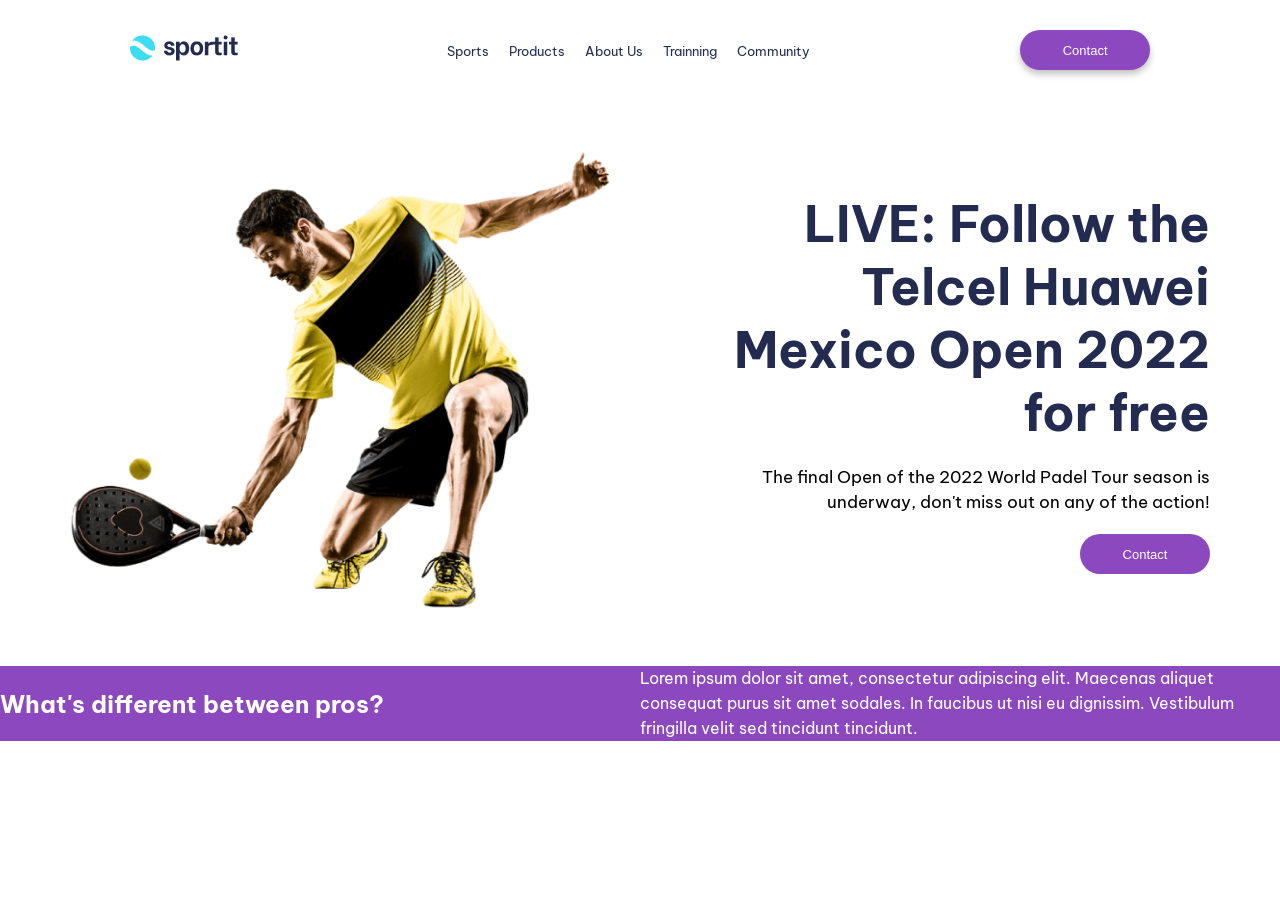
<file: index.html>
<!DOCTYPE html>
<html lang="en">
<head>
    <meta charset="UTF-8">
    <meta http-equiv="X-UA-Compatible" content="IE=edge">
    <meta name="viewport" content="width=device-width, initial-scale=1.0">
    <!-- Font Awasome -->
    <link rel="stylesheet" href="https://cdnjs.cloudflare.com/ajax/libs/font-awesome/6.2.1/css/all.min.css" integrity="sha512-MV7K8+y+gLIBoVD59lQIYicR65iaqukzvf/nwasF0nqhPay5w/9lJmVM2hMDcnK1OnMGCdVK+iQrJ7lzPJQd1w==" crossorigin="anonymous" referrerpolicy="no-referrer" />
    <!-- Google Font -->
    <link rel="preconnect" href="https://fonts.googleapis.com">
    <link rel="preconnect" href="https://fonts.gstatic.com" crossorigin>
    <link href="https://fonts.googleapis.com/css2?family=Be+Vietnam+Pro&display=swap" rel="stylesheet"> 
    <!-- Estilos -->
    <link rel="stylesheet" href="./root/style/style.css">
    <title>Sportit</title>
</head>
<body>
    <header>
        <div>
            <img src="./root/assets/logo-black.png" alt="Logo Sportit">
        </div>
        <div>
            <nav>
                <ul class="navBar">
                    <li><a href="#">Sports</a></li>
                    <li><a href="#">Products</a></li>
                    <li><a href="#">About Us</a></li>
                    <li><a href="#">Trainning</a></li>
                    <li><a href="#">Community</a></li>
                </ul>
            </nav>
        </div>
        <div>
            <button class="btn">Contact</button>
        </div>
    </header>

    <main>
        <!-- Banner -->
        <div class="banner">
            <div class="bannerImage">
                <img src="./root/assets/player.png" alt="">
            </div>
            <div class="bannerText">
                <h1>LIVE: Follow the Telcel Huawei Mexico Open 2022 for free</h1>
                <p>The final Open of the 2022 World Padel Tour season is underway, don't miss out on any of the action!</p>
                <button class="btn">Contact</button>
            </div>
        </div>
        <!-- Section -->
        <div class="label">
            <div class="box">
                <h2>
                    What's different between pros?
                </h2>  
            </div>
            <div class="box">
                <p>
                    Lorem ipsum dolor sit amet, consectetur adipiscing elit. Maecenas aliquet consequat purus sit amet sodales. In faucibus ut nisi eu dignissim. Vestibulum fringilla velit sed tincidunt tincidunt.
                </p>
            </div>

        </div>
        
    </main>
    
</body>
</html>
</file>
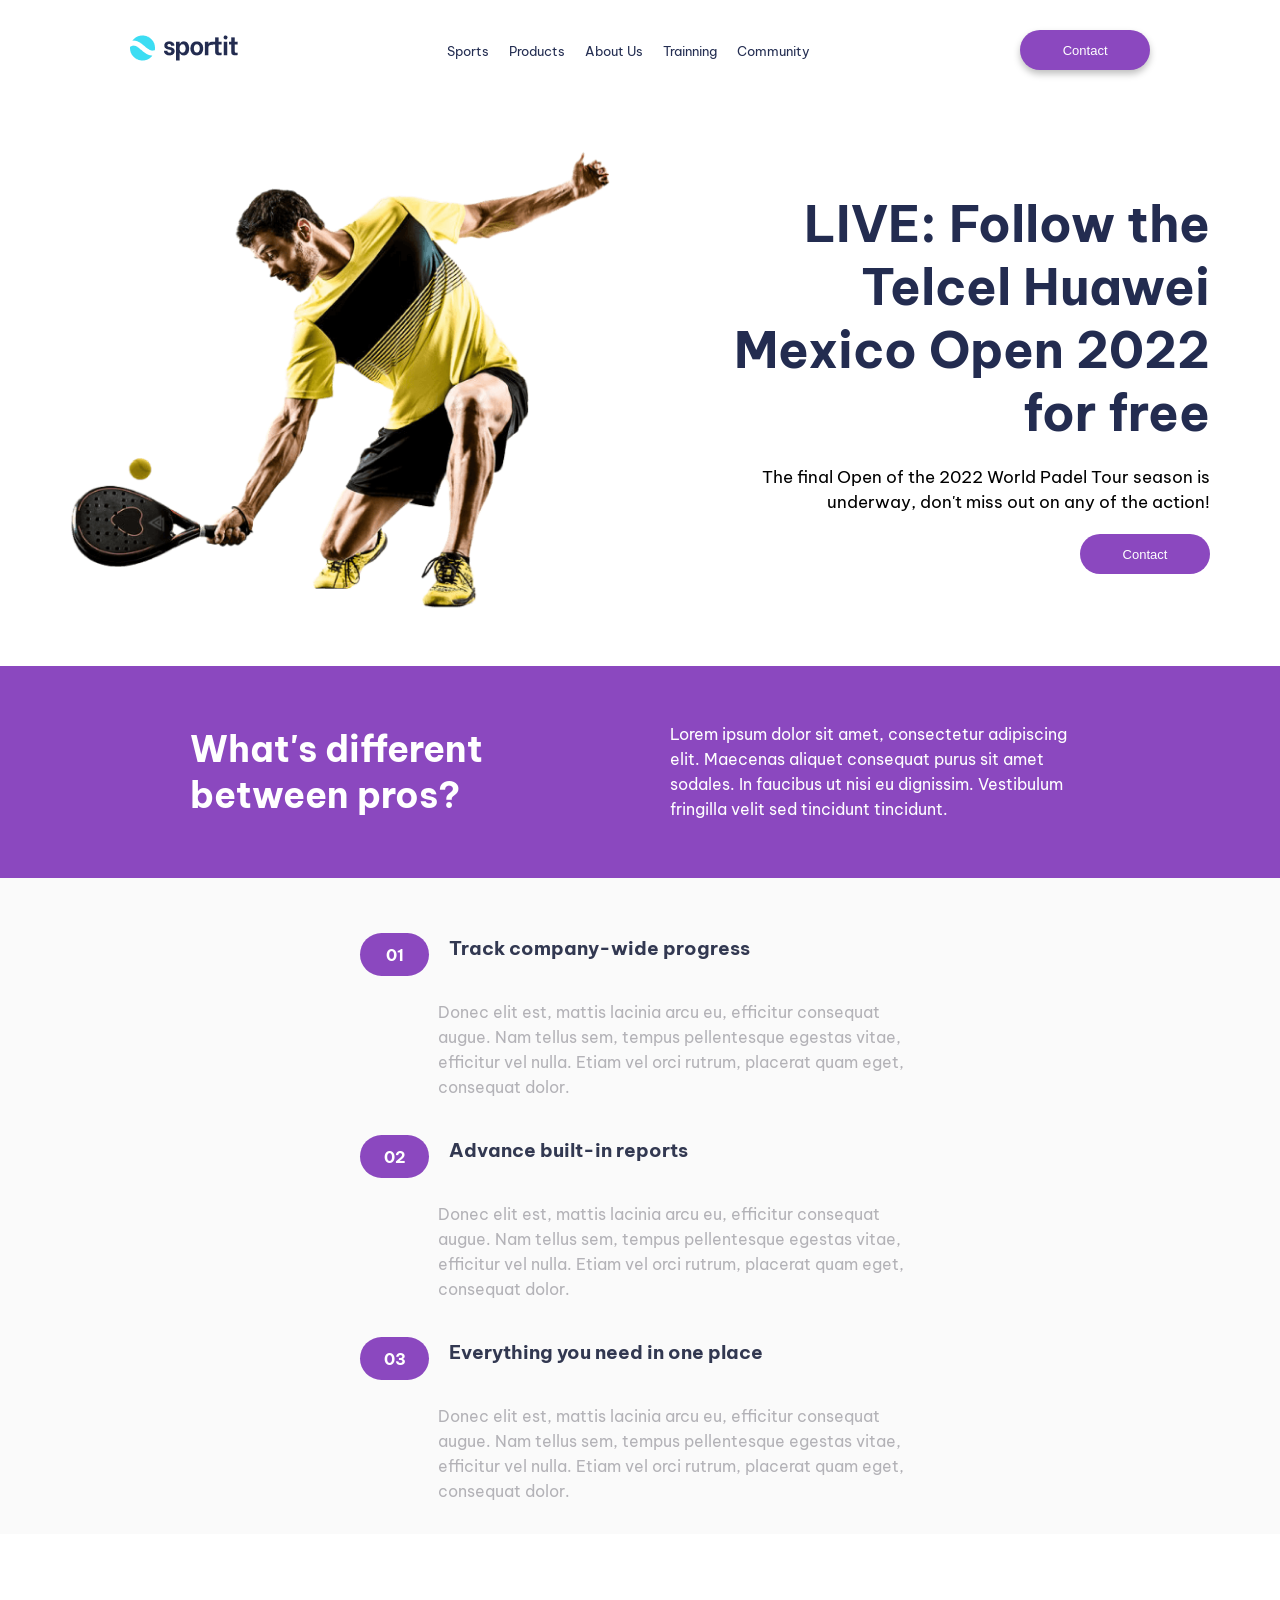
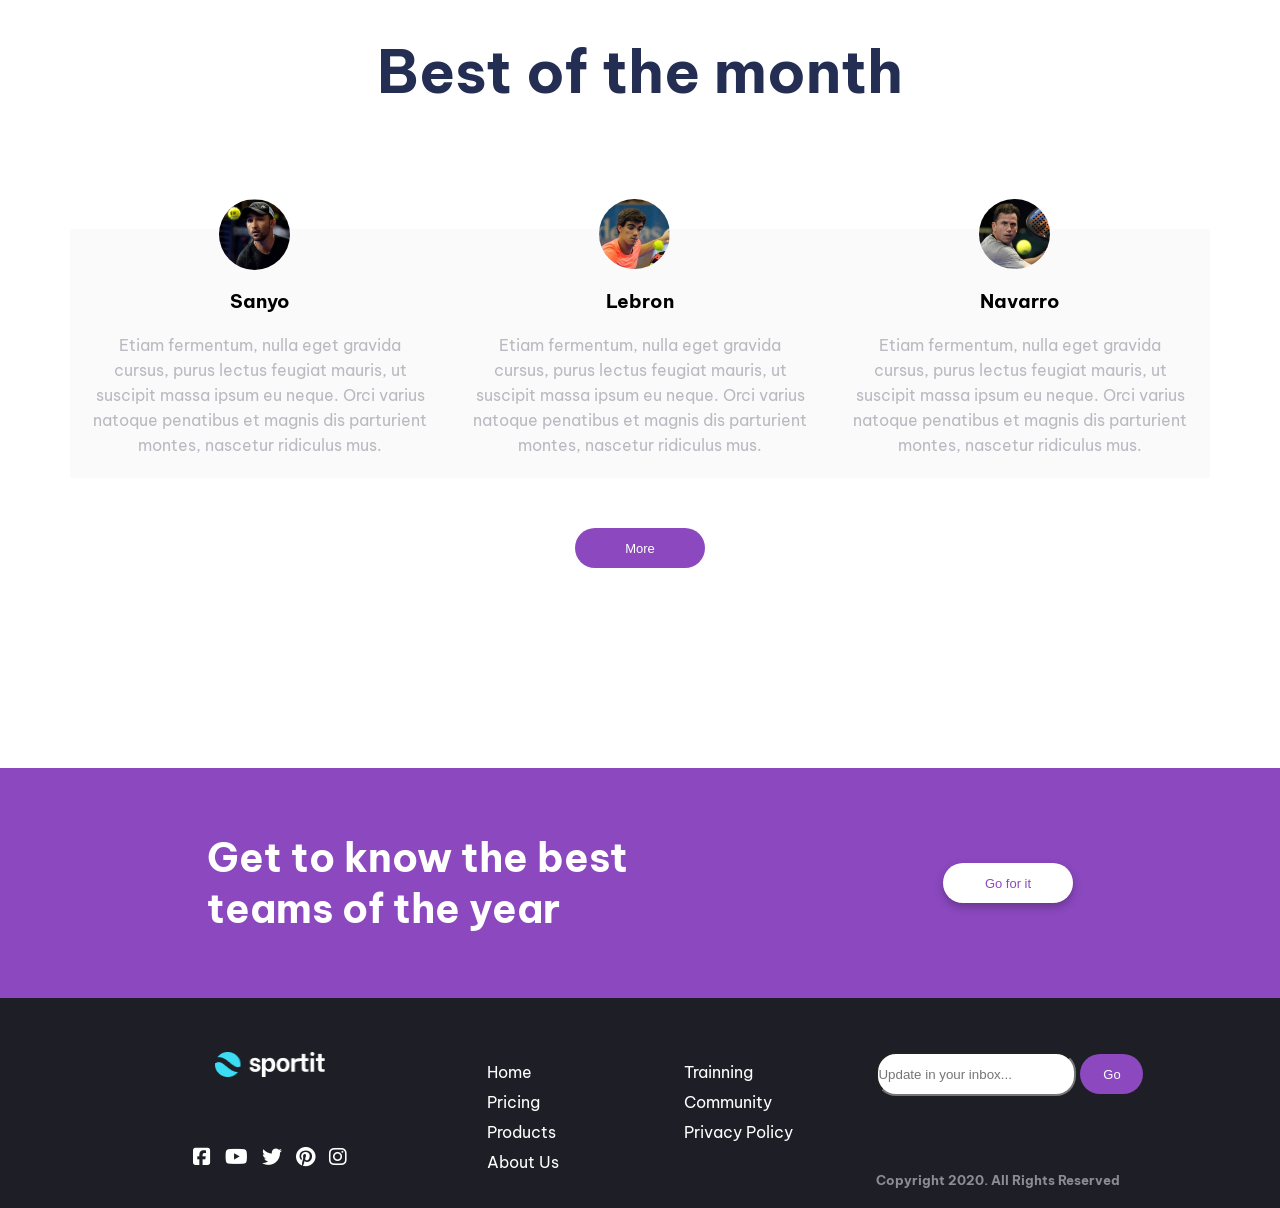
<file: root/index.html>
<!DOCTYPE html>
<html lang="en">
<head>
    <meta charset="UTF-8">
    <meta http-equiv="X-UA-Compatible" content="IE=edge">
    <meta name="viewport" content="width=device-width, initial-scale=1.0">
    <!-- Font Awasome -->
    <link rel="stylesheet" href="https://cdnjs.cloudflare.com/ajax/libs/font-awesome/6.2.1/css/all.min.css" integrity="sha512-MV7K8+y+gLIBoVD59lQIYicR65iaqukzvf/nwasF0nqhPay5w/9lJmVM2hMDcnK1OnMGCdVK+iQrJ7lzPJQd1w==" crossorigin="anonymous" referrerpolicy="no-referrer" />
    <!-- Google Font -->
    <link rel="preconnect" href="https://fonts.googleapis.com">
    <link rel="preconnect" href="https://fonts.gstatic.com" crossorigin>
    <link href="https://fonts.googleapis.com/css2?family=Be+Vietnam+Pro&display=swap" rel="stylesheet"> 
    <!-- Estilos -->
    <link rel="stylesheet" href="./style/style.css">
    <title>Sportit</title>
</head>
<body>
    <!-- Header Logo y Menu -->
    <header>
        <div>
            <img src="./assets/logo-black.png" alt="Logo Sportit">
        </div>
        <div>
            <nav>
                <ul class="navBar hiddenMobile">
                    <li><a href="#">Sports</a></li>
                    <li><a href="#">Products</a></li>
                    <li><a href="#">About Us</a></li>
                    <li><a href="#">Trainning</a></li>
                    <li><a href="#">Community</a></li>
                </ul>
            </nav>
        </div>
        <div>
            <button class="btn hiddenMobile">Contact</button>
        </div>
        <div class="barMobile hiddenDesktop">
            <i class="fa-solid fa-bars"></i>
        </div>
    </header>
    <main>
        <!-- Banner -->
        <div class="banner">
            <div class="bannerImage">
                <img src="./assets/player.png" alt="">
            </div>
            <div class="bannerText">
                <h1>LIVE: Follow the Telcel Huawei Mexico Open 2022 for free</h1>
                <p>The final Open of the 2022 World Padel Tour season is underway, don't miss out on any of the action!</p>
                <button class="btn">Contact</button>
            </div>
        </div>
        <!-- Seccion 1 Label Promocional-->
        <div class="label label1">
            <div class="box">
                <h2>
                    What's different between pros?
                </h2>  
            </div>
            <div class="box">
                <p class="hiddenMobile" >
                    Lorem ipsum dolor sit amet, consectetur adipiscing elit. Maecenas aliquet consequat purus sit amet sodales. In faucibus ut nisi eu dignissim. Vestibulum fringilla velit sed tincidunt tincidunt.
                </p>
                <p class="hiddenDesktop">
                    Manage provides all the functionality your teas needs, without the complexity. Our software is tailor-made for modern digital product teams
                </p>
            </div>
        </div>
        <!-- Seccion 2 Contenedor Tarjetas  -->
        <div class="cardContainer">
                <!-- Tarjeta 1 -->
                <div class="card">
                    <div class="cardNumber">
                        <p>01</p>
                        <h3>Track company-wide progress</h3>
                    </div>
                    <div class="cardText">  
                        <p>Donec elit est, mattis lacinia arcu eu, efficitur consequat augue. Nam tellus sem, tempus pellentesque egestas vitae, efficitur vel nulla. Etiam vel orci rutrum, placerat quam eget, consequat dolor.</p>
                    </div>
                </div>
                <!-- Tarjeta 2 -->
                <div class="card">
                    <div class="cardNumber">
                        <p>02</p>
                        <h3>Advance built-in reports</h3>
                    </div>
                    <div class="cardText">
                        <p>Donec elit est, mattis lacinia arcu eu, efficitur consequat augue. Nam tellus sem, tempus pellentesque egestas vitae, efficitur vel nulla. Etiam vel orci rutrum, placerat quam eget, consequat dolor.</p>
                    </div>
                </div>
                <!-- Tarjeta 3 -->
                <div class="card">
                    <div class="cardNumber">
                        <p>03</p>
                        <h3>Everything you need in one place</h3>
                    </div>
                    <div class="cardText">
                        <p>Donec elit est, mattis lacinia arcu eu, efficitur consequat augue. Nam tellus sem, tempus pellentesque egestas vitae, efficitur vel nulla. Etiam vel orci rutrum, placerat quam eget, consequat dolor.</p>
                    </div>
                </div>
        </div>
        <!-- Seccion 3 Contenedor Tarjetas Jugador -->
        <div class="sectionContainer">
            <div class="sectionTitle">
                <h2>Best of the month</h2>
            </div>
            <div class="playerCardContainer">
                <div class="playerCard hiddenMobile">
                    <img src="./assets/sanyo.png" alt="avatar sanyo">
                    <h3>Sanyo</h3>
                    <p>Etiam fermentum, nulla eget gravida cursus, purus lectus feugiat mauris, ut suscipit massa ipsum eu neque. Orci varius natoque penatibus et magnis dis parturient montes, nascetur ridiculus mus.</p>
                </div>
                <div class="playerCard">
                    <img src="./assets/lebron.png" alt="avatar lebron ">
                    <h3>Lebron</h3>
                    <p>Etiam fermentum, nulla eget gravida cursus, purus lectus feugiat mauris, ut suscipit massa ipsum eu neque. Orci varius natoque penatibus et magnis dis parturient montes, nascetur ridiculus mus.</p>
                </div>
                <div class="playerCard hiddenMobile">
                    <img src="./assets/navarro.png" alt="Avatar Navarro">
                    <h3>Navarro</h3>
                    <p>Etiam fermentum, nulla eget gravida cursus, purus lectus feugiat mauris, ut suscipit massa ipsum eu neque. Orci varius natoque penatibus et magnis dis parturient montes, nascetur ridiculus mus.</p>
                </div>
            </div>
            <div>
                <button class="btn">More</button>
            </div>
        </div>
        <!-- Seccion 4 Label Promocional-->
        <div class="label label2">
                <h2>
                    Get to know the best teams of the year
                </h2>  
                <button class="btn btnLight">Go for it</button>
        </div>
    </main>
    <!-- Footer -->
    <footer>
        <div class="footerContainer">
            <!-- Seccion Logo y Redes Sociales -->
            <div class="footerSocial">
                <img src="./assets/logo-white.png" alt="">
                <div class="social">
                    <i class="fa-brands fa-square-facebook"></i>
                    <i class="fa-brands fa-youtube"></i>
                    <i class="fa-brands fa-twitter"></i>
                    <i class="fa-brands fa-pinterest"></i>
                    <i class="fa-brands fa-instagram"></i>
                </div>
            </div>
            <!-- Seccion Barra Navegacion -->
            <div class="footerBar">
                <nav><ul>
                    <li><a href="#">Home</a></li>
                    <li><a href="#">Pricing</a></li>
                    <li><a href="#">Products</a></li>
                    <li><a href="#">About Us</a></li>
                </ul></nav>
                <nav><ul>
                    <li><a href="#">Trainning</a></li>
                    <li><a href="#">Community</a></li>
                    <li><a href="#">Privacy Policy</a></li>
                </ul></nav>
            </div>
            <!-- Seccion Formulario -->
            <div class="footerForm">
                <form action="/email" method="post"></form>
                <input type="text" name="email" placeholder="Update in your inbox...">
                <button type="submit" class="btn">Go</button>
            </div>
        </div>
        <!-- Copyright -->
        <h4>Copyright 2020. All Rights Reserved</h4>
    </footer>
</body>
</html>
</file>
<file: root/style/style.css>
* {
    margin: 0;
    padding: 0;
    box-sizing: border-box; }

/* Estilos generales */

body{
    font-family: 'Be Vietnam Pro', sans-serif;
}

a{
    text-decoration: none;
}

ul{
    list-style: none;
}

p{
    line-height: 25px;
}

/* Estilos generales de Botones */
button{
    border: none;   
}
.btn{
    background-color: #8B48BF;
    width: 130px;
    height: 40px;
    border-radius: 50px;
    color: #FFFFFF;
    font-size: 13px;
}

.btn:hover{
    background-color: rgba(139, 72, 191, 0.7);
}

.btnLight{
    background-color: #FFFFFF;
    color: #8B48BF;
}

.btnLight:hover{
    background-color: rgba(250, 250, 250, 0.7);
}

.label{
    background-color: #8B48BF;
    color: #FFFFFF;
    display: flex;
    justify-content: space-around;
    align-items: center;
    
}

.hiddenDesktop{
    display: none;
}

/* Estilos Header */
header{
    display: flex;
    justify-content: space-around;
    align-items: center;
    padding: 30px; 
}

.navBar{
    display: flex;
} 

.navBar li{
    margin: 10px; 
}

.navBar li a{
    color: #242E52;
    font-size: 13px;
}

.navBar li a:hover{
    color: rgba(36, 46, 82, 0.6)
}

header .btn{
    box-shadow: 0px 4px 7px rgba(0, 0, 0, 0.25);
}

/* Estilos Banner */
.banner{
    display: flex;
    justify-content: center;
    padding: 50px;
}

.bannerImage img{
    width: 540px;
}

.bannerImage{
    margin-right: 50px;
    margin-left: 20px;
}

.bannerText{
    width: 540px;
    display: flex;
    flex-direction: column;
    align-items: flex-end;
    justify-content: center;
    margin-left: 50px;
    margin-right: 20px;
}

.bannerText h1{
    color:#232C50;
    font-weight: bold;
    font-size: 50px;
    text-align: right;
    padding-left: 20px;
}

.bannerText p{
    font-size: 16.56px;
    text-align: right;
    margin-top: 20px;
    color:  #000000;
    padding-left: 20px  
}

.banner .btn{
    margin-top: 20px;
}

/* Estilos Label 1 */
.label1{
    padding: 40px; 
}

.box{
    width: 50%;
}

.label1 h2{
    font-size: 36px;
    font-weight: bold;
    padding: 20px 30px 20px 150px;  
}

.label1 p{
    padding: 0px 150px 0px 30px;
}

/* Estilos Tarjetas */
.cardContainer{
    display: flex;
    flex-wrap: wrap;
    align-items: center;
    justify-content: space-around;
    background-color: #FAFAFA;
    padding-top: 20px;
    padding-bottom: 30px;
    padding-left: 100px;
    padding-right: 100px;
}

.card{
    width: 600px;
    display: flex;
    flex-direction: column;
    margin-top: 30px;
    padding-right: 20px;
    padding-left: 20px; 
}

.cardText{
    margin-left: 15px;  
}

.cardNumber h3{
    margin-bottom: 20px;
    margin-top: 8px;
    color: #323851;
}

.cardText p{
    color: #B3B2B7;
    padding-left: 63px; 
}

.cardNumber{
    display: flex;
    align-items: center;
    margin-bottom: 20px;
}

.cardNumber p{
    background-color: #8B48BF;
    width: 69px;
    height: 43px;
    border-radius: 30px;
    text-align: center;
    color: #FFFFFF;
    padding-top: 10px;
    font-weight: bold;
    margin-right: 20px;   
}

/* Estilos Tarjetas Jugador */
.sectionContainer{
    margin-top: 100px;
    display: flex;
    flex-direction: column;
    align-items: center;
}

.sectionTitle{
    color: #242E53;
    font-size: 39px;
    margin-bottom: 70px;
}

.playerCardContainer{
    display: flex;
    background-color: #FAFAFA;
    margin-left: 70px;
    margin-right: 70px;
    margin-top: 50px;
    margin-bottom: 50px;  
}

.playerCard{
    position: relative;
    text-align: center;
    padding: 0px 10px 0px 10px;
    margin-bottom: 20px;
}

.playerCard img{
    border-radius: 50px;
    position: absolute;
    top: -30px;
    right: 42%;
}

.playerCard h3{
    margin-top: 60px;
    margin-bottom: 20px;  
}

.playerCard p{
    margin-left: 10px;
    margin-right: 10px;
    color: #B9B9C1; 
}

/* Estilos Label 2 */

.label2{
    padding: 64px;
    justify-content: space-around;
    margin-top: 200px;
}

.label2 h2{
    font-size: 40px;
    width: 450px;
    
}

.label2 .btn{
    box-shadow: 0px 4px 8px rgba(0, 0, 0, 0.25);
}

/* Estilos del Footer */
footer{
    background-color: #1E1E26;
}

.footerContainer{
    display: flex;
    justify-content: space-around;
    padding: 54px 85px 0px 85px;   
}

.footerSocial{
    width: 33%;
    display: flex;
    flex-direction: column;
    justify-content: space-between;
    align-items:center
}

.footerSocial img{
    width: 110px;
}

.footerSocial i{
    color: #FFFFFF;
    font-size: 20px;
    margin: 5px;
    
}

.footerBar{
    display: flex;
    justify-content: space-between;
    padding: 0px 30px 0px 30px;
    width: 33%;
}

.footerBar li{
    margin-top: 10px; 
}

.footerBar li a{
    color: #FFFFFF;
}

.footerForm{
    width: 33%;
    text-align: center;
}

.footerForm .btn{
    width: 63px;
}

.footerForm input{
    border-radius: 20px;
    height: 44px;
    width: 200px;
}

footer h4{
    font-size: 12.5px;
    color: #8c8c94;
    text-align: right;
    padding-bottom: 20px;
    margin-right: 160px;
}


/* ESTILOS RESPONSIVE */

@media screen and (max-width: 480px) { 
    

    /* Estilos Generales */
    .hiddenMobile{
        display: none;
    }

    .hiddenDesktop{
        display: block;
    }

    /* Estilos Header */
    .barMobile i{
        font-size: 40px;
    }

    /* Estilos Banner */
    .banner{
        flex-direction: column;
        align-items: center;
       margin: 0;
       padding: 0;
    }

    .bannerImage{
       padding: 0;
       margin: 0;   
    }

    .bannerImage img{
        width: 400px;
        margin: 0px 0px 50px 0px;
        padding: 0;     
    }

    .bannerText{
        width: 400px;
        margin: 0px;
        padding: 0px;
    }

    .bannerText h1{
        padding: 0px 0px 0px 10px;
        margin: 50px 0px 0px 0px;   
    }

    /* Estilos Label1 */
    .label{
        flex-direction: column;
        background-color: #3CDDF3;
    }

    .box{
        width: 100%;
    }

    .label1{
        padding: 0px;
        margin-bottom: 45px;
        margin-top: 40px;
    }

    .label1 h2{
        padding: 40px 20px 0px 20px;
        margin-bottom: 50px;
    }

    .label1 p{
        width: 480px;
        padding: 0px 20px 40px 20px;
    }

    /* Estilos Cards */
    .cardContainer{
        padding: 0px;
        margin: 0px;
        background-color: #FFFFFF;
    }

    .card{
        flex-direction: column;
        width: 480px;
        padding: 0px 0px 0px 34px;  
    }

    .cardNumber{
        display: flex;
        align-items: center;
        background-color: rgba(139, 72, 191, 0.3);
        border-radius: 30px 0px 0px 30px; 
    }

    .cardNumber h3{
        margin: 0px 0px 0px 20px;
        font-size: 16px;
    }

    .cardText p{
        padding: 0px 28px 0px 0px;
    }

    /* Estilos Tarjeta Jugador */
    .playerCardContainer{
        width: 480px;
        padding: 0px 17px 0px 17px;
    }

    .sectionContainer{
        margin: 60px 0px 0px 0px;
        padding: 0;
    }

    .sectionTitle h2{
        font-size: 39px;
    }

    .playerCard h3{
        font-size: 16px;
    }
    /* Estilos Label 2 */

    .label2{
        margin-top: 58px;
        padding: 0px
    }

    .label2 h2{
        width: 324px;
        height: 192px;
        padding: 0px 20px 10px 20px;
        margin-top: 40px;
        margin-bottom: 40px;
        text-align: center;
  
    }

    .btnLight{
        background-color: #232C50;
        color:#FFFFFF;
        box-shadow: 0px 4px 8px rgba(0, 0, 0, 0.25);
        margin-bottom: 40px;
    }
    
    /* Estilos Footer */
    .footerContainer{
        flex-direction: column-reverse;
        align-items: center;
        width: 480px;
        margin: 0;
        padding: 0px;
    }

    .footerForm{
        width: 480px;
        margin-top: 50px;
        margin-bottom: 50px;
    }

    .footerForm input{
        width: 308px;
        margin-right: 9px;
    }

    .footerBar{
        width: 480px;
        padding: 0px 80px 0px;
        margin-bottom: 20px;
    }

    .footerBar ul li{
        margin: 20px;
    }

    .footerSocial{
        width: 480px;
        flex-direction: column-reverse;
        margin-bottom: 50px;
    }

    .footerSocial img{
        margin-top: 20px;
    }

    .social{
        margin-top: 20px;
    }

    .social i{
        margin: 30px; 
    }

    footer h4{
        text-align: center;
        padding: 0px 0px 50px 0px;
        margin: 0px;   
    }

 }
</file>
